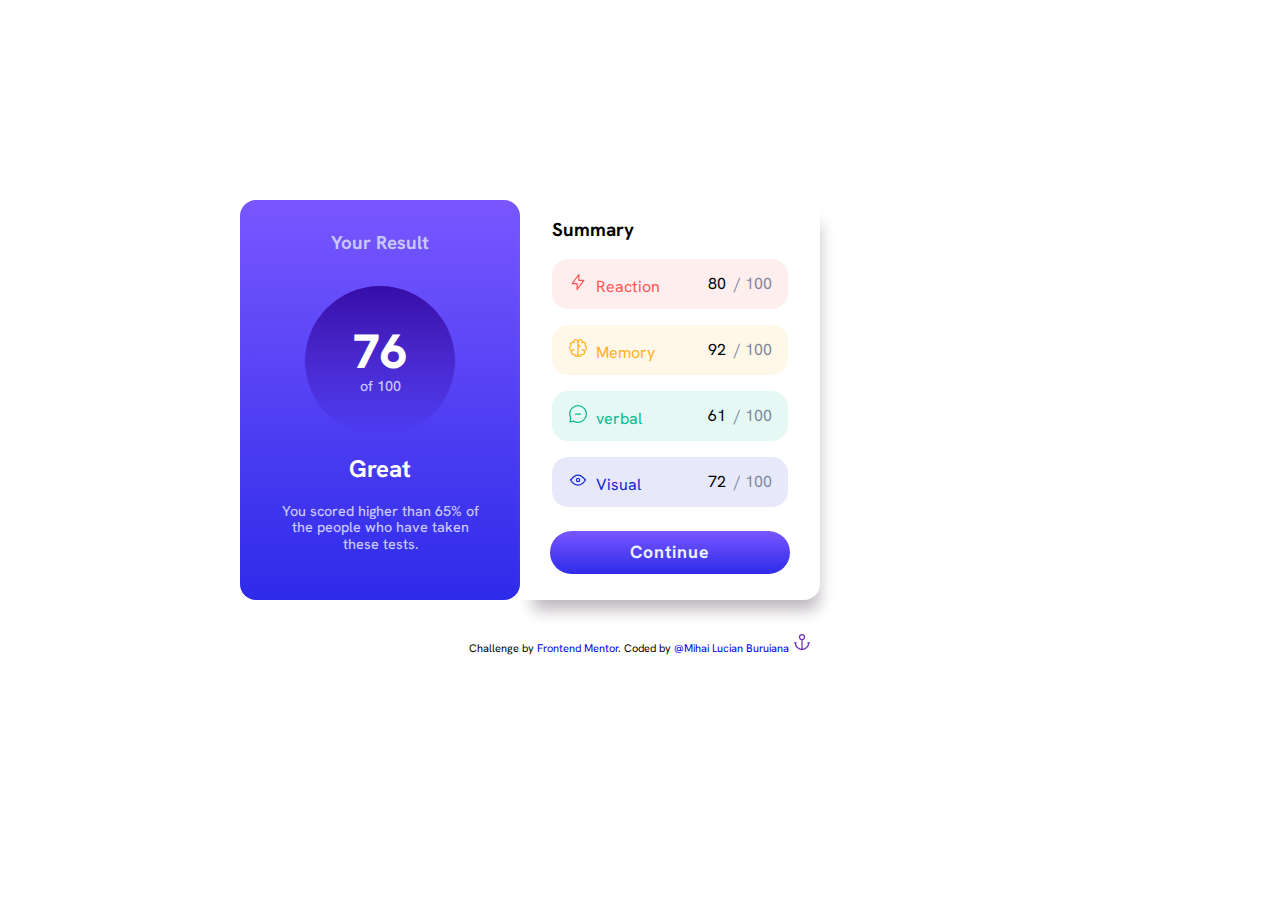
<file: index.html>
<!DOCTYPE html>
<html lang="en">

<head>
  <meta charset="UTF-8">
  <meta name="viewport" content="width=device-width, initial-scale=1.0">
  <!-- displays site properly based on user's device -->

  <link rel="icon" type="image/png" sizes="32x32" href="./assets/images/favicon-32x32.png">

  <title>Frontend Mentor | Results summary component</title>

  <!--fonts-->
  <link rel="preconnect" href="https://fonts.googleapis.com">
  <link rel="preconnect" href="https://fonts.gstatic.com" crossorigin>
  <link href="https://fonts.googleapis.com/css2?family=Hanken+Grotesk:wght@500;700;800&display=swap" rel="stylesheet">

  <!--styles-->
  <link rel="stylesheet" href="css/styles.css">
  <link rel="stylesheet" href="css/normlize.css">

  <!-- Feel free to remove these styles or customise in your own stylesheet 👍 -->

</head>

<body>

  <main class="container">
    <section class="container-results">
      <div class="results__left">

        <h3>Your Result</h3>
        
        <div class="circle">

        <h1>76</h1>
        <p>of 100</p>
      </div>

        <h2>Great</h2>

        <p>You scored higher than 65% of the people who have taken these tests.</p>


      </div>

      <div class="results__right">


        <h3>Summary</h3>

<div class="summary__results">
        <div class="flex reaction align">
          

       
          <p class="skill"><img src="images/icon-reaction.svg">&nbsp;&nbsp;Reaction</p><p class="points">80&nbsp;&nbsp;<span>/&nbsp;100</span></p>
        </div>
     

        <div class="flex memory align">
          <p class="skill"><img src="images/icon-memory.svg">&nbsp;&nbsp;Memory</p><p class="points">92&nbsp;&nbsp;<span>/&nbsp;100</span></p>
        </div>
        <div class="flex verbal align"">
          <p class="skill"><img src="images/icon-verbal.svg">&nbsp;&nbsp;verbal</p><p class="points">61&nbsp;&nbsp;<span>/&nbsp;100</span></p>
        </div>
       

        <div class="flex visual align">
          <p class="skill"><img src="images/icon-visual.svg">&nbsp;&nbsp;Visual</p><p class="points">72&nbsp;&nbsp;<span>/&nbsp;100</span></p>
        
        </div>

        <button>Continue</button>

      </div>
      </div>
    </section>

  </main>

  <div class="attribution">
    Challenge by <a href="https://www.frontendmentor.io?ref=challenge" target="_blank">Frontend Mentor</a>.
    Coded by <a href="#">@Mihai Lucian Buruiana <svg xmlns="http://www.w3.org/2000/svg" class="icon icon-tabler icon-tabler-anchor" width="20" height="20" viewBox="0 0 24 24" stroke-width="1.5" stroke="#6f32be" fill="none" stroke-linecap="round" stroke-linejoin="round">
      <path stroke="none" d="M0 0h24v24H0z" fill="none"/>
      <path d="M12 9v12m-8 -8a8 8 0 0 0 16 0m1 0h-2m-14 0h-2" />
      <circle cx="12" cy="6" r="3" />
    </svg>
  </div>
</body>

</html>
</file>
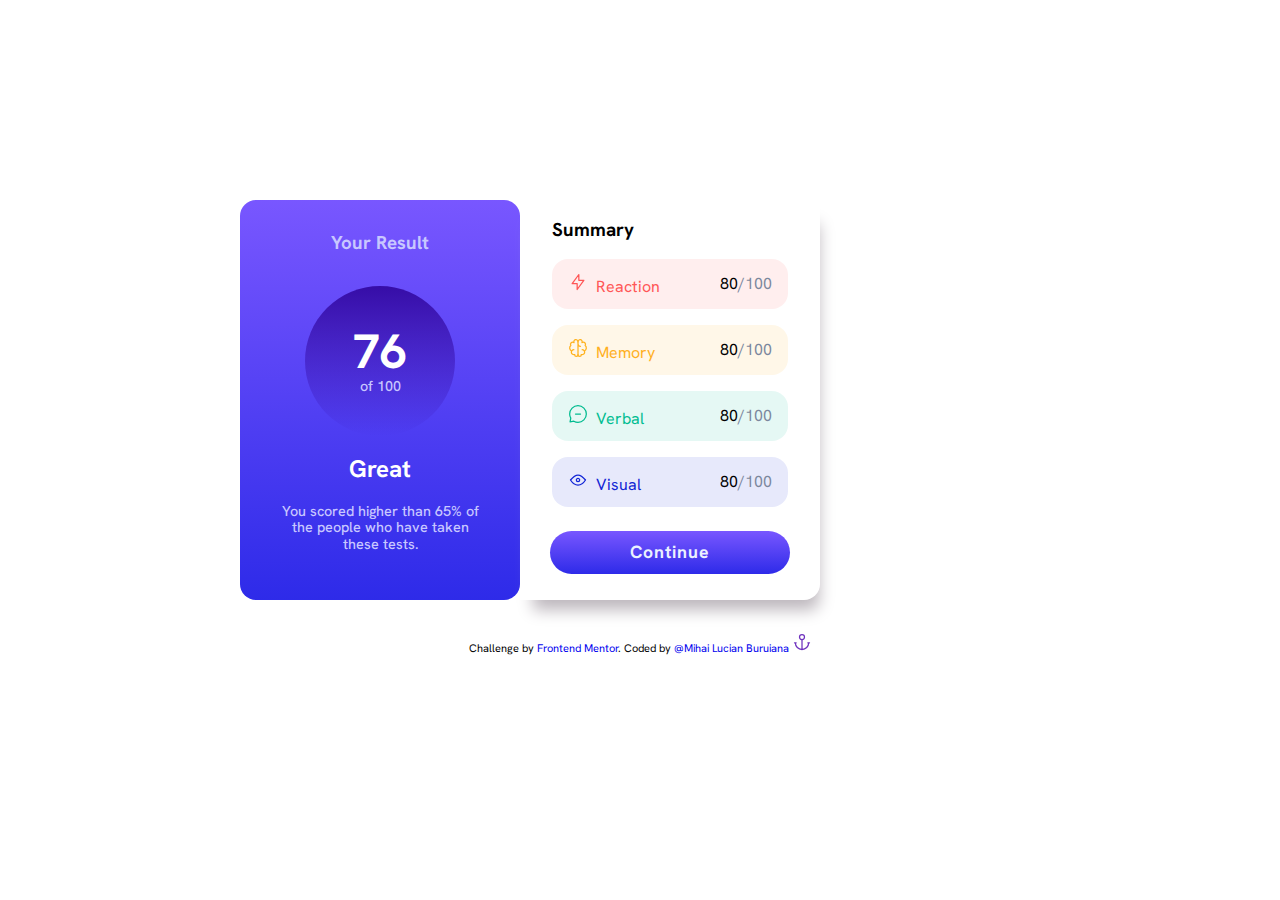
<file: results-summary-component-main/index.html>
<!DOCTYPE html>
<html lang="en">

<head>
  <meta charset="UTF-8">
  <meta name="viewport" content="width=device-width, initial-scale=1.0">
  <!-- displays site properly based on user's device -->

  <link rel="icon" type="image/png" sizes="32x32" href="./assets/images/favicon-32x32.png">

  <title>Frontend Mentor | Results summary component</title>

  <!--fonts-->
  <link rel="preconnect" href="https://fonts.googleapis.com">
  <link rel="preconnect" href="https://fonts.gstatic.com" crossorigin>
  <link href="https://fonts.googleapis.com/css2?family=Hanken+Grotesk:wght@500;700;800&display=swap" rel="stylesheet">

  <!--styles-->
  <link rel="stylesheet" href="css/styles.css">
  <link rel="stylesheet" href="css/normlize.css">

  <!-- Feel free to remove these styles or customise in your own stylesheet 👍 -->

</head>

<body>

  <main class="container">
    <section class="container-results">
      <div class="results__left">

        <h3>Your Result</h3>
        
        <div class="circle">

        <h1>76</h1>
        <p>of 100</p>
      </div>

        <h2>Great</h2>

        <p>You scored higher than 65% of the people who have taken these tests.</p>


      </div>

      <div class="results__right">


        <h3>Summary</h3>

<div class="summary__results">
        <div class="flex reaction align">
          

       
          <p class="skill"><img src="assets/images/icon-reaction.svg">&nbsp;&nbsp;Reaction</p><p class="points">80<span>/100</span></p>
        </div>
     

        <div class="flex memory align">
          <p class="skill"><img src="assets/images/icon-memory.svg">&nbsp;&nbsp;Memory</p><p class="points">80<span>/100</span></p>
        </div>
        <div class="flex verbal align"">
          <p class="skill"><img src="assets/images/icon-verbal.svg">&nbsp;&nbsp;Verbal</p><p class="points">80<span>/100</span></p>
        </div>
       

        <div class="flex visual align">
          <p class="skill"><img src="assets/images/icon-visual.svg">&nbsp;&nbsp;Visual</p><p class="points">80<span>/100</span></p>
        </div>

        <button>Continue</button>

      </div>
      </div>
    </section>

  </main>

  <div class="attribution">
    Challenge by <a href="https://www.frontendmentor.io?ref=challenge" target="_blank">Frontend Mentor</a>.
    Coded by <a href="#">@Mihai Lucian Buruiana <svg xmlns="http://www.w3.org/2000/svg" class="icon icon-tabler icon-tabler-anchor" width="20" height="20" viewBox="0 0 24 24" stroke-width="1.5" stroke="#6f32be" fill="none" stroke-linecap="round" stroke-linejoin="round">
      <path stroke="none" d="M0 0h24v24H0z" fill="none"/>
      <path d="M12 9v12m-8 -8a8 8 0 0 0 16 0m1 0h-2m-14 0h-2" />
      <circle cx="12" cy="6" r="3" />
    </svg>
  </div>
</body>

</html>
</file>
<file: css/styles.css>
:root {
    --Light-red: hsl(0, 100%, 67%);
    --Orangey-yellow: hsl(39, 100%, 56%);
    --Green-teal: hsl(166, 100%, 37%);
    --Cobalt-blue: hsl(234, 85%, 45%);



    /* Gradients */
    --bright-gradient: linear-gradient(hsl(252, 100%, 67%), hsl(241, 81%, 54%));
    --brighter-gradient: linear-gradient(rgb(54, 13, 167), hsla(241, 72%, 46%, 0));

    /* Netural colors */
    --white: hsl(0, 0%, 100%);
    --pale-blue: hsl(221, 100%, 96%);
    --light-lavender: hsl(241, 100%, 89%);
    --dark-gray-blue: hsl(224, 30%, 27%);
}



/**Generals**/



html {
    box-sizing: border-box;
}

*,
*:before,
*:after {
    box-sizing: inherit;
    font-family: 'Hanken Grotesk', sans-serif;
    ;

}


/**tipography**/

p {
    font-size: 18px;
}

.attribution {
    margin-top: 2rem;
    font-size: 11px;
    text-align: center;
    font-family: 'Hanken Grotesk', sans-serif;
}

.attribution a {
    color: (220, 15%, 55%);
    text-decoration: none;

}


/**CARD**/


.container {

    display: flex;
    align-items: center;
    justify-content: center;
    margin-top: 200px;

}

.container-results {
    display: flex;
    width: 800px;
    text-align: center;

}

.results__left {
    padding: 2rem;
    width: 280px;
    height: 400px;
    background: var(--bright-gradient);
    text-align: center;
    justify-content: center;
    border-radius: 1rem;


}


.circle {
    display: flex;
    justify-content: center;
    align-items: center;
    flex-direction: column;
    height: 150px;
    width: 150px;
    border-radius: 50%;
    margin: 0 auto;
    background: var(--brighter-gradient);
    text-align: center;

}

.results__left h1,
h2 {
    color: var(--white);
}

.results__left h1 {
    font-size: 3rem;
    line-height: .1rem;
    font-weight: 800;
}

.results__left h3 {
    color: var(--light-lavender);
    margin: 0 0 2rem 0;


}

.results__left p {
    color: var(--light-lavender);
    font-weight: 500;
    font-size: .9rem;
    text-align: center;


}

.circle p {
    margin-top: .1rem;
    line-height: .1rem;
}


.results__right {
    background-color: var(--white);
    width: 300px;
    height: 400px;
    -webkit-box-shadow: 6px 17px 16px -7px rgba(189, 183, 189, 1);
    -moz-box-shadow: 6px 17px 16px -7px rgba(189, 183, 189, 1);
    box-shadow: 6px 17px 16px -7px rgba(189, 183, 189, 1);
    border-radius: 0 0 1rem 0;

}

.summary__results {
    display: flex;
    flex-direction: column;




}

.flex {
    display: flex;


}

.results__right h3 {
    text-align: left;
    margin-left: 2rem;

}


.align {
    justify-content: space-between;
    padding: .5rem;
    gap: 1rem;
    margin: 0 2rem 0 2rem;

}

.summary__results p {
    font-size: 1rem;
}

.reaction {
    display: flex;
    background-color: hsla(0, 100%, 67%, 0.1);
    color: var(--Light-red);
    align-items: center;
    height: 50px;
    border-radius: 1rem;
    padding: 1rem;
    margin-bottom: 1rem;
}


.memory {
    display: flex;
    background-color: hsl(39, 100%, 56%, 0.1);
    color: var(--Orangey-yellow);
    align-items: center;
    height: 50px;
    border-radius: 1rem;
    padding: 1rem;
    margin-bottom: 1rem;
}

.verbal {
    display: flex;
    background-color: hsl(166, 100%, 37%, 0.1);
    color: var(--Light-red);
    align-items: center;
    height: 50px;
    border-radius: 1rem;
    padding: 1rem;
    margin-bottom: 1rem;
    color: var(--Green-teal);


}

.visual {
    display: flex;
    background-color: hsl(234, 85%, 45%, 0.1);
    color: var(--Cobalt-blue);
    align-items: center;
    height: 50px;
    border-radius: 1rem;
    padding: 1rem;
    margin-bottom: 1rem;
}


.summary__results .points {
    color: black;
}

.summary__results span {
    color: hsl(220, 15%, 55%);
}

.summary__results button {

    position: relative;
    width: 80%;
    background: var(--bright-gradient);
    color: var(--pale-blue);
    border-radius: 40px;
    border: none;
    font-size: 1.1rem;
    font-weight: 700;
    letter-spacing: 1px;
    overflow: hidden;
    left: 30px;
    padding: .7rem;
    cursor: pointer;
    margin-top: .5rem;


}

button:active {
    background: hsl(224, 30%, 27%);
}


@media(max-width:768px){
    .container-results{
        flex-direction: column;
    }

    .results__left{
        width: 300px;
        height: 400px;
        

    }
    .results__right{
        border-radius: 0 0 1rem 1rem;
    }
}
</file>
<file: results-summary-component-main/css/styles.css>
:root {
    --Light-red: hsl(0, 100%, 67%);
    --Orangey-yellow: hsl(39, 100%, 56%);
    --Green-teal: hsl(166, 100%, 37%);
    --Cobalt-blue: hsl(234, 85%, 45%);



    /* Gradients */
    --bright-gradient: linear-gradient(hsl(252, 100%, 67%), hsl(241, 81%, 54%));
    --brighter-gradient: linear-gradient(rgb(54, 13, 167), hsla(241, 72%, 46%, 0));

    /* Netural colors */
    --white: hsl(0, 0%, 100%);
    --pale-blue: hsl(221, 100%, 96%);
    --light-lavender: hsl(241, 100%, 89%);
    --dark-gray-blue: hsl(224, 30%, 27%);
}



/**Generals**/



html {
    box-sizing: border-box;
}

*,
*:before,
*:after {
    box-sizing: inherit;
    font-family: 'Hanken Grotesk', sans-serif;
    ;

}


/**tipography**/

p {
    font-size: 18px;
}

.attribution {
    margin-top: 2rem;
    font-size: 11px;
    text-align: center;
    font-family: 'Hanken Grotesk', sans-serif;
}

.attribution a {
    color: (220, 15%, 55%);
    text-decoration: none;

}


/**CARD**/


.container {

    display: flex;
    align-items: center;
    justify-content: center;
    margin-top: 200px;

}

.container-results {
    display: flex;
    width: 800px;
    text-align: center;

}

.results__left {
    padding: 2rem;
    width: 280px;
    height: 400px;
    background: var(--bright-gradient);
    text-align: center;
    justify-content: center;
    border-radius: 1rem;


}


.circle {
    display: flex;
    justify-content: center;
    align-items: center;
    flex-direction: column;
    height: 150px;
    width: 150px;
    border-radius: 50%;
    margin: 0 auto;
    background: var(--brighter-gradient);
    text-align: center;

}

.results__left h1,
h2 {
    color: var(--white);
}

.results__left h1 {
    font-size: 3rem;
    line-height: .1rem
}

.results__left h3 {
    color: var(--light-lavender);
    margin: 0 0 2rem 0;


}

.results__left p {
    color: var(--light-lavender);
    font-weight: 500;
    font-size: .9rem;
    text-align: center;


}

.circle p {
    margin-top: .1rem;
    line-height: .1rem;
}


.results__right {
    background-color: var(--white);
    width: 300px;
    height: 400px;
    -webkit-box-shadow: 6px 17px 16px -7px rgba(189, 183, 189, 1);
    -moz-box-shadow: 6px 17px 16px -7px rgba(189, 183, 189, 1);
    box-shadow: 6px 17px 16px -7px rgba(189, 183, 189, 1);
    border-radius: 0 0 1rem 0;

}

.summary__results {
    display: flex;
    flex-direction: column;




}

.flex {
    display: flex;


}

.results__right h3 {
    text-align: left;
    margin-left: 2rem;

}


.align {
    justify-content: space-between;
    padding: .5rem;
    gap: 1rem;
    margin: 0 2rem 0 2rem;

}

.summary__results p {
    font-size: 1rem;
}

.reaction {
    display: flex;
    background-color: hsla(0, 100%, 67%, 0.1);
    color: var(--Light-red);
    align-items: center;
    height: 50px;
    border-radius: 1rem;
    padding: 1rem;
    margin-bottom: 1rem;
}


.memory {
    display: flex;
    background-color: hsl(39, 100%, 56%, 0.1);
    color: var(--Orangey-yellow);
    align-items: center;
    height: 50px;
    border-radius: 1rem;
    padding: 1rem;
    margin-bottom: 1rem;
}

.verbal {
    display: flex;
    background-color: hsl(166, 100%, 37%, 0.1);
    color: var(--Light-red);
    align-items: center;
    height: 50px;
    border-radius: 1rem;
    padding: 1rem;
    margin-bottom: 1rem;
    color: var(--Green-teal);


}

.visual {
    display: flex;
    background-color: hsl(234, 85%, 45%, 0.1);
    color: var(--Cobalt-blue);
    align-items: center;
    height: 50px;
    border-radius: 1rem;
    padding: 1rem;
    margin-bottom: 1rem;
}


.summary__results .points {
    color: black;
}

.summary__results span {
    color: hsl(220, 15%, 55%);
}

.summary__results button {

    position: relative;
    width: 80%;
    background: var(--bright-gradient);
    color: var(--pale-blue);
    border-radius: 40px;
    border: none;
    font-size: 1.1rem;
    font-weight: 700;
    letter-spacing: 1px;
    overflow: hidden;
    left: 30px;
    padding: .7rem;
    cursor: pointer;
    margin-top: .5rem;


}

button:active {
    background: hsl(224, 30%, 27%);
}


@media(max-width:768px){
    .container-results{
        flex-direction: column;
    }

    .results__left{
        width: 300px;
        height: 400px;
        

    }
    .results__right{
        border-radius: 0 0 1rem 1rem;
    }
}
</file>
<file: css/normlize.css>
/*! normalize.css v8.0.1 | MIT License | github.com/necolas/normalize.css */

/* Document
   ========================================================================== */

/**
 * 1. Correct the line height in all browsers.
 * 2. Prevent adjustments of font size after orientation changes in iOS.
 */

 html {
    line-height: 1.15; /* 1 */
    -webkit-text-size-adjust: 100%; /* 2 */
  }
  
  /* Sections
     ========================================================================== */
  
  /**
   * Remove the margin in all browsers.
   */
  
  body {
    margin: 0;
  }
  
  /**
   * Render the `main` element consistently in IE.
   */
  
  main {
    display: block;
  }
  
  /**
   * Correct the font size and margin on `h1` elements within `section` and
   * `article` contexts in Chrome, Firefox, and Safari.
   */
  
  h1 {
    font-size: 2em;
    margin: 0.67em 0;
  }
  
  /* Grouping content
     ========================================================================== */
  
  /**
   * 1. Add the correct box sizing in Firefox.
   * 2. Show the overflow in Edge and IE.
   */
  
  hr {
    box-sizing: content-box; /* 1 */
    height: 0; /* 1 */
    overflow: visible; /* 2 */
  }
  
  /**
   * 1. Correct the inheritance and scaling of font size in all browsers.
   * 2. Correct the odd `em` font sizing in all browsers.
   */
  
  pre {
    font-family: monospace, monospace; /* 1 */
    font-size: 1em; /* 2 */
  }
  
  /* Text-level semantics
     ========================================================================== */
  
  /**
   * Remove the gray background on active links in IE 10.
   */
  
  a {
    background-color: transparent;
  }
  
  /**
   * 1. Remove the bottom border in Chrome 57-
   * 2. Add the correct text decoration in Chrome, Edge, IE, Opera, and Safari.
   */
  
  abbr[title] {
    border-bottom: none; /* 1 */
    text-decoration: underline; /* 2 */
    text-decoration: underline dotted; /* 2 */
  }
  
  /**
   * Add the correct font weight in Chrome, Edge, and Safari.
   */
  
  b,
  strong {
    font-weight: bolder;
  }
  
  /**
   * 1. Correct the inheritance and scaling of font size in all browsers.
   * 2. Correct the odd `em` font sizing in all browsers.
   */
  
  code,
  kbd,
  samp {
    font-family: monospace, monospace; /* 1 */
    font-size: 1em; /* 2 */
  }
  
  /**
   * Add the correct font size in all browsers.
   */
  
  small {
    font-size: 80%;
  }
  
  /**
   * Prevent `sub` and `sup` elements from affecting the line height in
   * all browsers.
   */
  
  sub,
  sup {
    font-size: 75%;
    line-height: 0;
    position: relative;
    vertical-align: baseline;
  }
  
  sub {
    bottom: -0.25em;
  }
  
  sup {
    top: -0.5em;
  }
  
  /* Embedded content
     ========================================================================== */
  
  /**
   * Remove the border on images inside links in IE 10.
   */
  
  img {
    border-style: none;
  }
  
  /* Forms
     ========================================================================== */
  
  /**
   * 1. Change the font styles in all browsers.
   * 2. Remove the margin in Firefox and Safari.
   */
  
  button,
  input,
  optgroup,
  select,
  textarea {
    font-family: inherit; /* 1 */
    font-size: 100%; /* 1 */
    line-height: 1.15; /* 1 */
    margin: 0; /* 2 */
  }
  
  /**
   * Show the overflow in IE.
   * 1. Show the overflow in Edge.
   */
  
  button,
  input { /* 1 */
    overflow: visible;
  }
  
  /**
   * Remove the inheritance of text transform in Edge, Firefox, and IE.
   * 1. Remove the inheritance of text transform in Firefox.
   */
  
  button,
  select { /* 1 */
    text-transform: none;
  }
  
  /**
   * Correct the inability to style clickable types in iOS and Safari.
   */
  
  button,
  [type="button"],
  [type="reset"],
  [type="submit"] {
    -webkit-appearance: button;
  }
  
  /**
   * Remove the inner border and padding in Firefox.
   */
  
  button::-moz-focus-inner,
  [type="button"]::-moz-focus-inner,
  [type="reset"]::-moz-focus-inner,
  [type="submit"]::-moz-focus-inner {
    border-style: none;
    padding: 0;
  }
  
  /**
   * Restore the focus styles unset by the previous rule.
   */
  
  button:-moz-focusring,
  [type="button"]:-moz-focusring,
  [type="reset"]:-moz-focusring,
  [type="submit"]:-moz-focusring {
    outline: 1px dotted ButtonText;
  }
  
  /**
   * Correct the padding in Firefox.
   */
  
  fieldset {
    padding: 0.35em 0.75em 0.625em;
  }
  
  /**
   * 1. Correct the text wrapping in Edge and IE.
   * 2. Correct the color inheritance from `fieldset` elements in IE.
   * 3. Remove the padding so developers are not caught out when they zero out
   *    `fieldset` elements in all browsers.
   */
  
  legend {
    box-sizing: border-box; /* 1 */
    color: inherit; /* 2 */
    display: table; /* 1 */
    max-width: 100%; /* 1 */
    padding: 0; /* 3 */
    white-space: normal; /* 1 */
  }
  
  /**
   * Add the correct vertical alignment in Chrome, Firefox, and Opera.
   */
  
  progress {
    vertical-align: baseline;
  }
  
  /**
   * Remove the default vertical scrollbar in IE 10+.
   */
  
  textarea {
    overflow: auto;
  }
  
  /**
   * 1. Add the correct box sizing in IE 10.
   * 2. Remove the padding in IE 10.
   */
  
  [type="checkbox"],
  [type="radio"] {
    box-sizing: border-box; /* 1 */
    padding: 0; /* 2 */
  }
  
  /**
   * Correct the cursor style of increment and decrement buttons in Chrome.
   */
  
  [type="number"]::-webkit-inner-spin-button,
  [type="number"]::-webkit-outer-spin-button {
    height: auto;
  }
  
  /**
   * 1. Correct the odd appearance in Chrome and Safari.
   * 2. Correct the outline style in Safari.
   */
  
  [type="search"] {
    -webkit-appearance: textfield; /* 1 */
    outline-offset: -2px; /* 2 */
  }
  
  /**
   * Remove the inner padding in Chrome and Safari on macOS.
   */
  
  [type="search"]::-webkit-search-decoration {
    -webkit-appearance: none;
  }
  
  /**
   * 1. Correct the inability to style clickable types in iOS and Safari.
   * 2. Change font properties to `inherit` in Safari.
   */
  
  ::-webkit-file-upload-button {
    -webkit-appearance: button; /* 1 */
    font: inherit; /* 2 */
  }
  
  /* Interactive
     ========================================================================== */
  
  /*
   * Add the correct display in Edge, IE 10+, and Firefox.
   */
  
  details {
    display: block;
  }
  
  /*
   * Add the correct display in all browsers.
   */
  
  summary {
    display: list-item;
  }
  
  /* Misc
     ========================================================================== */
  
  /**
   * Add the correct display in IE 10+.
   */
  
  template {
    display: none;
  }
  
  /**
   * Add the correct display in IE 10.
   */
  
  [hidden] {
    display: none;
  }
</file>
<file: results-summary-component-main/css/normlize.css>
/*! normalize.css v8.0.1 | MIT License | github.com/necolas/normalize.css */

/* Document
   ========================================================================== */

/**
 * 1. Correct the line height in all browsers.
 * 2. Prevent adjustments of font size after orientation changes in iOS.
 */

 html {
    line-height: 1.15; /* 1 */
    -webkit-text-size-adjust: 100%; /* 2 */
  }
  
  /* Sections
     ========================================================================== */
  
  /**
   * Remove the margin in all browsers.
   */
  
  body {
    margin: 0;
  }
  
  /**
   * Render the `main` element consistently in IE.
   */
  
  main {
    display: block;
  }
  
  /**
   * Correct the font size and margin on `h1` elements within `section` and
   * `article` contexts in Chrome, Firefox, and Safari.
   */
  
  h1 {
    font-size: 2em;
    margin: 0.67em 0;
  }
  
  /* Grouping content
     ========================================================================== */
  
  /**
   * 1. Add the correct box sizing in Firefox.
   * 2. Show the overflow in Edge and IE.
   */
  
  hr {
    box-sizing: content-box; /* 1 */
    height: 0; /* 1 */
    overflow: visible; /* 2 */
  }
  
  /**
   * 1. Correct the inheritance and scaling of font size in all browsers.
   * 2. Correct the odd `em` font sizing in all browsers.
   */
  
  pre {
    font-family: monospace, monospace; /* 1 */
    font-size: 1em; /* 2 */
  }
  
  /* Text-level semantics
     ========================================================================== */
  
  /**
   * Remove the gray background on active links in IE 10.
   */
  
  a {
    background-color: transparent;
  }
  
  /**
   * 1. Remove the bottom border in Chrome 57-
   * 2. Add the correct text decoration in Chrome, Edge, IE, Opera, and Safari.
   */
  
  abbr[title] {
    border-bottom: none; /* 1 */
    text-decoration: underline; /* 2 */
    text-decoration: underline dotted; /* 2 */
  }
  
  /**
   * Add the correct font weight in Chrome, Edge, and Safari.
   */
  
  b,
  strong {
    font-weight: bolder;
  }
  
  /**
   * 1. Correct the inheritance and scaling of font size in all browsers.
   * 2. Correct the odd `em` font sizing in all browsers.
   */
  
  code,
  kbd,
  samp {
    font-family: monospace, monospace; /* 1 */
    font-size: 1em; /* 2 */
  }
  
  /**
   * Add the correct font size in all browsers.
   */
  
  small {
    font-size: 80%;
  }
  
  /**
   * Prevent `sub` and `sup` elements from affecting the line height in
   * all browsers.
   */
  
  sub,
  sup {
    font-size: 75%;
    line-height: 0;
    position: relative;
    vertical-align: baseline;
  }
  
  sub {
    bottom: -0.25em;
  }
  
  sup {
    top: -0.5em;
  }
  
  /* Embedded content
     ========================================================================== */
  
  /**
   * Remove the border on images inside links in IE 10.
   */
  
  img {
    border-style: none;
  }
  
  /* Forms
     ========================================================================== */
  
  /**
   * 1. Change the font styles in all browsers.
   * 2. Remove the margin in Firefox and Safari.
   */
  
  button,
  input,
  optgroup,
  select,
  textarea {
    font-family: inherit; /* 1 */
    font-size: 100%; /* 1 */
    line-height: 1.15; /* 1 */
    margin: 0; /* 2 */
  }
  
  /**
   * Show the overflow in IE.
   * 1. Show the overflow in Edge.
   */
  
  button,
  input { /* 1 */
    overflow: visible;
  }
  
  /**
   * Remove the inheritance of text transform in Edge, Firefox, and IE.
   * 1. Remove the inheritance of text transform in Firefox.
   */
  
  button,
  select { /* 1 */
    text-transform: none;
  }
  
  /**
   * Correct the inability to style clickable types in iOS and Safari.
   */
  
  button,
  [type="button"],
  [type="reset"],
  [type="submit"] {
    -webkit-appearance: button;
  }
  
  /**
   * Remove the inner border and padding in Firefox.
   */
  
  button::-moz-focus-inner,
  [type="button"]::-moz-focus-inner,
  [type="reset"]::-moz-focus-inner,
  [type="submit"]::-moz-focus-inner {
    border-style: none;
    padding: 0;
  }
  
  /**
   * Restore the focus styles unset by the previous rule.
   */
  
  button:-moz-focusring,
  [type="button"]:-moz-focusring,
  [type="reset"]:-moz-focusring,
  [type="submit"]:-moz-focusring {
    outline: 1px dotted ButtonText;
  }
  
  /**
   * Correct the padding in Firefox.
   */
  
  fieldset {
    padding: 0.35em 0.75em 0.625em;
  }
  
  /**
   * 1. Correct the text wrapping in Edge and IE.
   * 2. Correct the color inheritance from `fieldset` elements in IE.
   * 3. Remove the padding so developers are not caught out when they zero out
   *    `fieldset` elements in all browsers.
   */
  
  legend {
    box-sizing: border-box; /* 1 */
    color: inherit; /* 2 */
    display: table; /* 1 */
    max-width: 100%; /* 1 */
    padding: 0; /* 3 */
    white-space: normal; /* 1 */
  }
  
  /**
   * Add the correct vertical alignment in Chrome, Firefox, and Opera.
   */
  
  progress {
    vertical-align: baseline;
  }
  
  /**
   * Remove the default vertical scrollbar in IE 10+.
   */
  
  textarea {
    overflow: auto;
  }
  
  /**
   * 1. Add the correct box sizing in IE 10.
   * 2. Remove the padding in IE 10.
   */
  
  [type="checkbox"],
  [type="radio"] {
    box-sizing: border-box; /* 1 */
    padding: 0; /* 2 */
  }
  
  /**
   * Correct the cursor style of increment and decrement buttons in Chrome.
   */
  
  [type="number"]::-webkit-inner-spin-button,
  [type="number"]::-webkit-outer-spin-button {
    height: auto;
  }
  
  /**
   * 1. Correct the odd appearance in Chrome and Safari.
   * 2. Correct the outline style in Safari.
   */
  
  [type="search"] {
    -webkit-appearance: textfield; /* 1 */
    outline-offset: -2px; /* 2 */
  }
  
  /**
   * Remove the inner padding in Chrome and Safari on macOS.
   */
  
  [type="search"]::-webkit-search-decoration {
    -webkit-appearance: none;
  }
  
  /**
   * 1. Correct the inability to style clickable types in iOS and Safari.
   * 2. Change font properties to `inherit` in Safari.
   */
  
  ::-webkit-file-upload-button {
    -webkit-appearance: button; /* 1 */
    font: inherit; /* 2 */
  }
  
  /* Interactive
     ========================================================================== */
  
  /*
   * Add the correct display in Edge, IE 10+, and Firefox.
   */
  
  details {
    display: block;
  }
  
  /*
   * Add the correct display in all browsers.
   */
  
  summary {
    display: list-item;
  }
  
  /* Misc
     ========================================================================== */
  
  /**
   * Add the correct display in IE 10+.
   */
  
  template {
    display: none;
  }
  
  /**
   * Add the correct display in IE 10.
   */
  
  [hidden] {
    display: none;
  }
</file>
